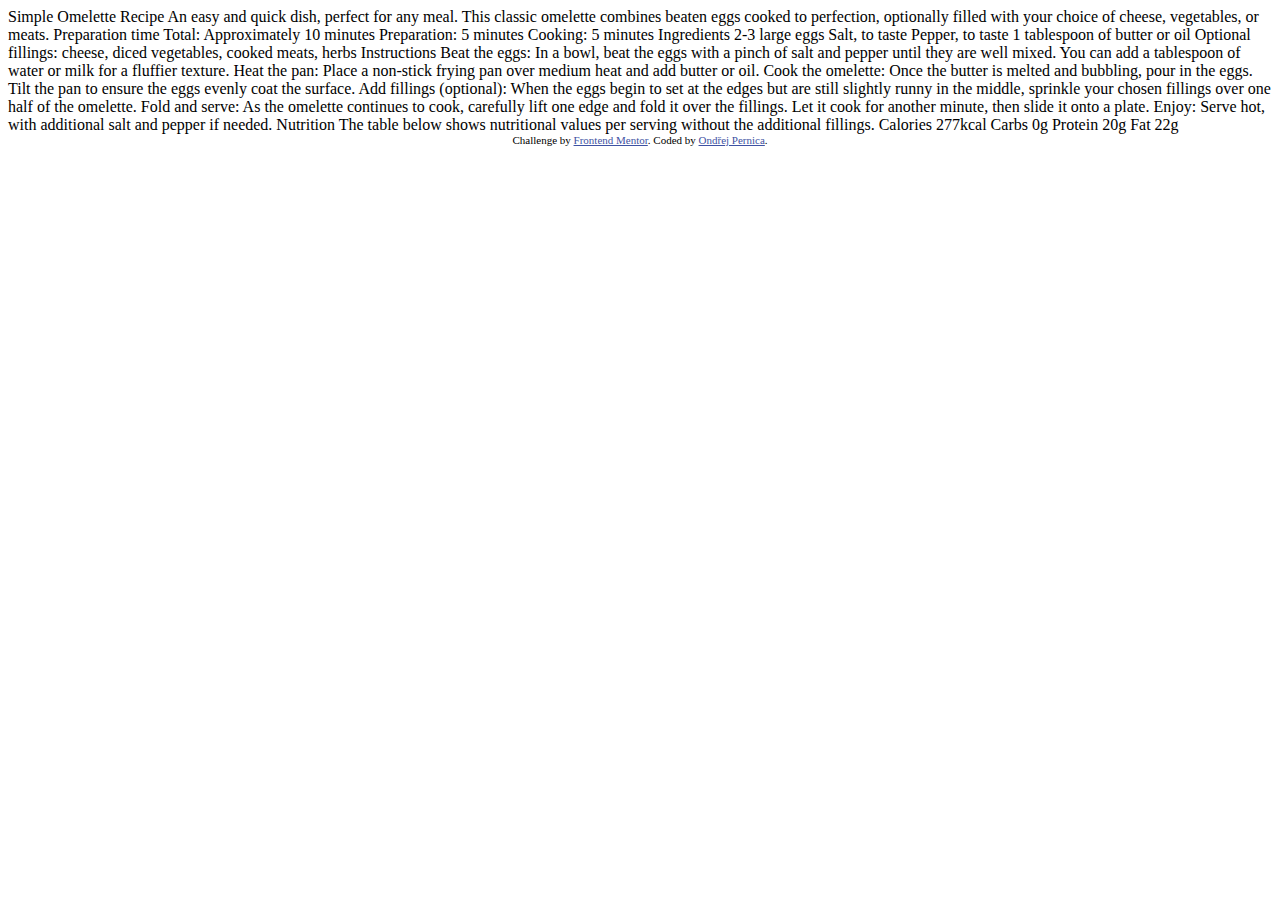
<file: recipe-page-main/index.html>
<!DOCTYPE html>
<html lang="en">
<head>
  <meta charset="UTF-8">
  <meta name="viewport" content="width=device-width, initial-scale=1.0"> <!-- displays site properly based on user's device -->

  <link rel="icon" type="image/png" sizes="32x32" href="./assets/images/favicon-32x32.png">
  
  <title>Frontend Mentor | Recipe page</title>

  <!-- Feel free to remove these styles or customise in your own stylesheet 👍 -->
  <style>
    .attribution { font-size: 11px; text-align: center; }
    .attribution a { color: hsl(228, 45%, 44%); }
  </style>
</head>
<body>

  Simple Omelette Recipe

  An easy and quick dish, perfect for any meal. This classic omelette combines beaten eggs cooked 
  to perfection, optionally filled with your choice of cheese, vegetables, or meats.

  Preparation time

  Total: Approximately 10 minutes
  Preparation: 5 minutes
  Cooking: 5 minutes

  Ingredients

  2-3 large eggs
  Salt, to taste
  Pepper, to taste
  1 tablespoon of butter or oil
  Optional fillings: cheese, diced vegetables, cooked meats, herbs

  Instructions

  Beat the eggs: In a bowl, beat the eggs with a pinch of salt and pepper until they are well mixed. 
  You can add a tablespoon of water or milk for a fluffier texture.

  Heat the pan: Place a non-stick frying pan over medium heat and add butter or oil.

  Cook the omelette: Once the butter is melted and bubbling, pour in the eggs. Tilt the pan to ensure 
  the eggs evenly coat the surface.

  Add fillings (optional): When the eggs begin to set at the edges but are still slightly runny in the 
  middle, sprinkle your chosen fillings over one half of the omelette.

  Fold and serve: As the omelette continues to cook, carefully lift one edge and fold it over the 
  fillings. Let it cook for another minute, then slide it onto a plate.

  Enjoy: Serve hot, with additional salt and pepper if needed.

  Nutrition

  The table below shows nutritional values per serving without the additional fillings.

  Calories
  277kcal

  Carbs
  0g

  Protein
  20g

  Fat
  22g
  
  <div class="attribution">
    Challenge by <a href="https://www.frontendmentor.io?ref=challenge" target="_blank">Frontend Mentor</a>. 
    Coded by <a href="#">Ondřej Pernica</a>.
  </div>
</body>
</html>
</file>
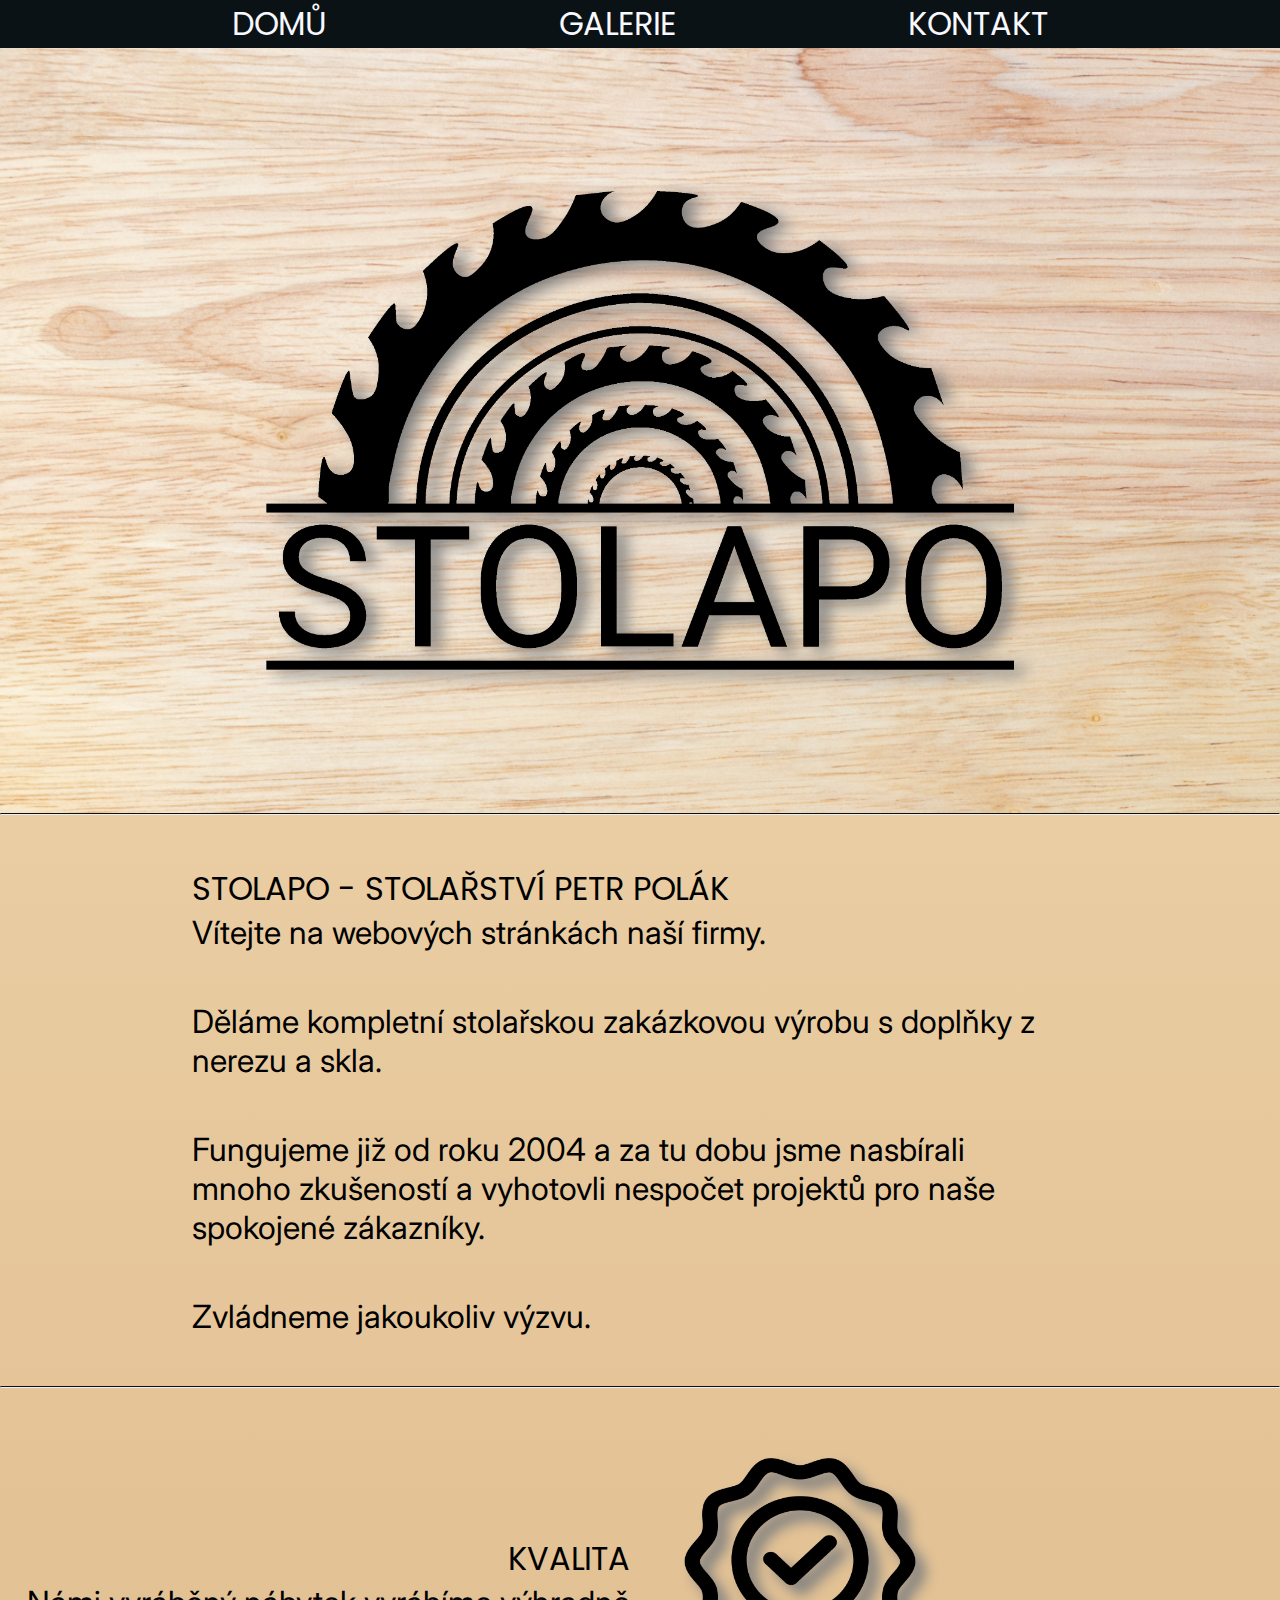
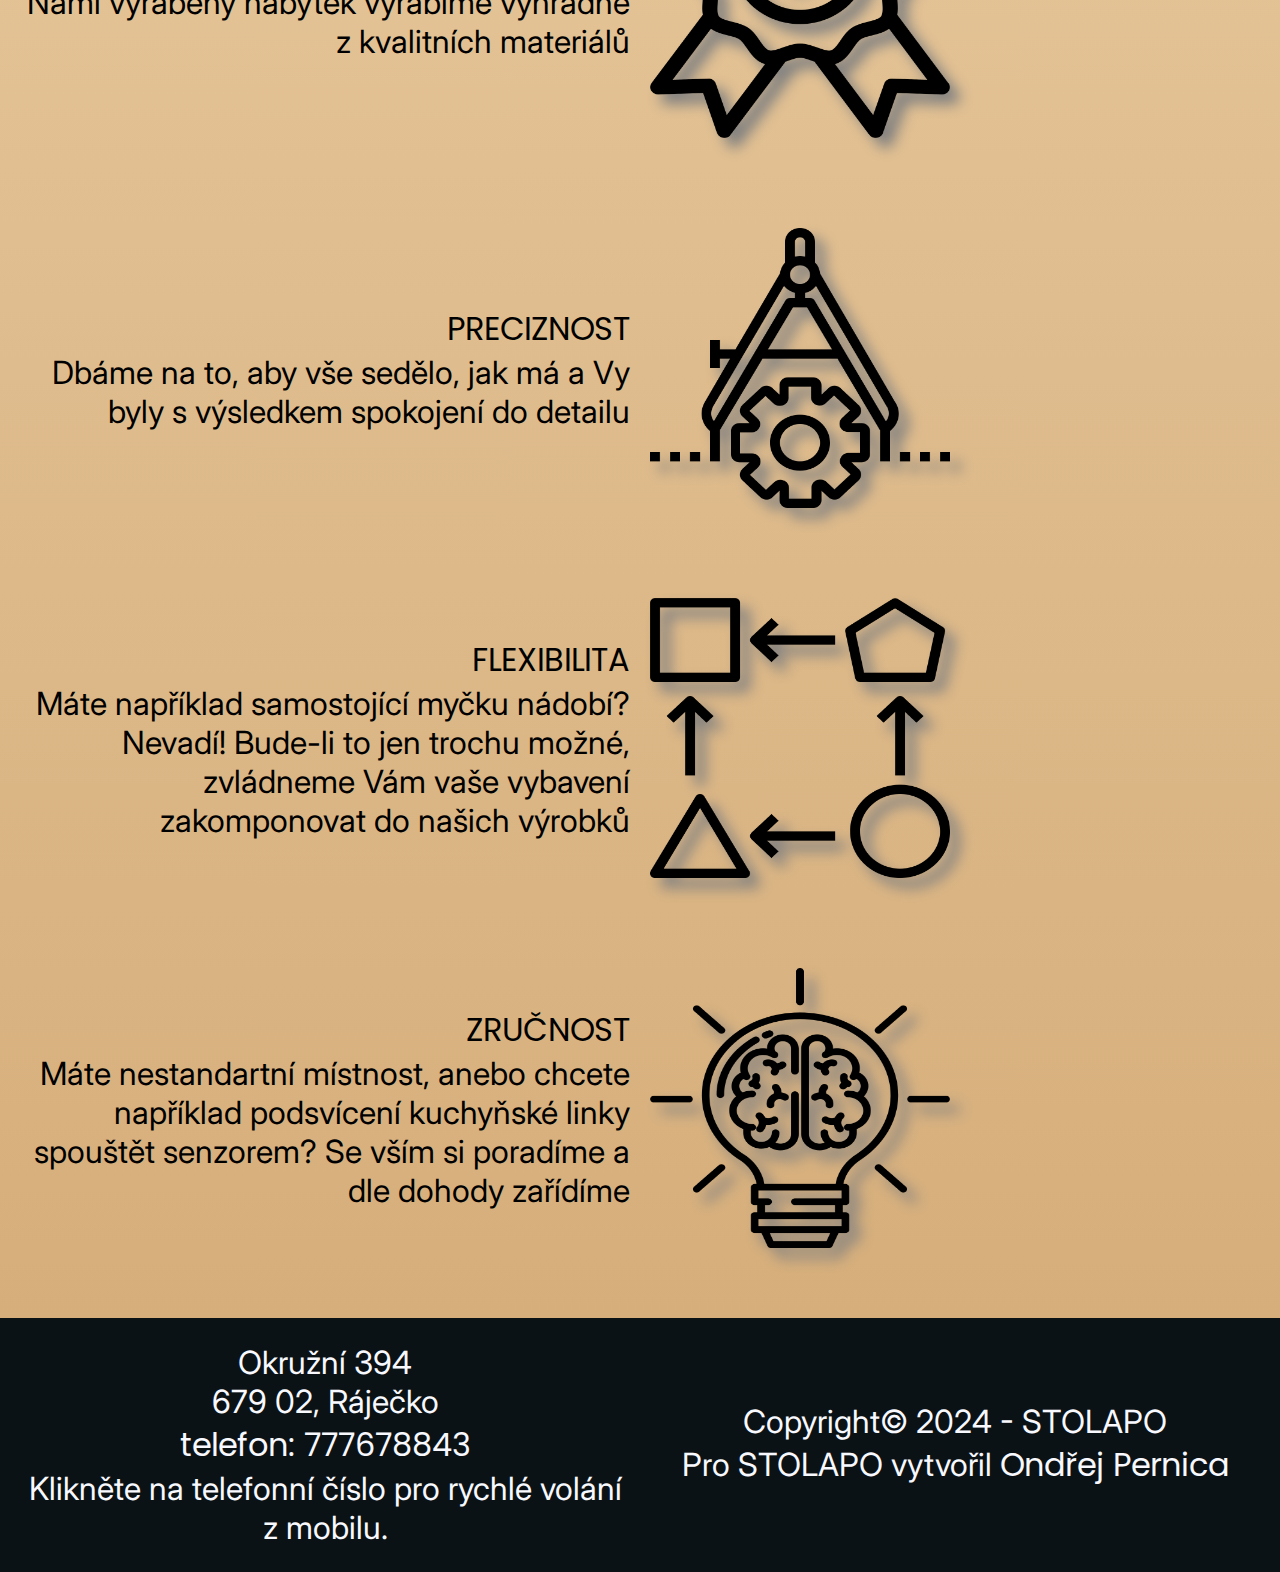
<file: stolapo/index.html>
<!DOCTYPE html>

<html lang="cs">

<head>
    <meta charset="UTF-8">
    <meta name="viewport" content="width=device-width, initial-scale=1">
    <link rel="stylesheet" href="reset.css">
    <link rel="stylesheet" href="styles.css">
    <link href="https://fonts.googleapis.com/css2?family=Inter:wght@300&family=Poppins:wght@500&display=swap" rel="stylesheet">
    <link href="https://fonts.googleapis.com/css2?family=Poppins:wght@500&display=swap" rel="stylesheet">
    <title>Stolapo - Stolařská zakázková výroba Ráječko</title>
    <link rel="icon" type="image/x-icon" href="images/favicon.ico">
    <link rel="canonical" href="https://www.stolapo.cz" />
</head>

<body>
    <nav>
        <a href="index.html">DOMŮ</a>
        <a href="galerie.html">GALERIE</a>
        <a href="#kontakt" onclick="smoothScroll()">KONTAKT</a>
    </nav>

    <div class="hero-image">
        <img class="logo" src="images/stolapo-logo-new.png" alt="Stolapo logo">
    </div>

    <hr>

    <div class="pozadi">

        <div class="container-main">
            <main>
                <h1>STOLAPO - STOLAŘSTVÍ PETR POLÁK</h1>
                <p>Vítejte na webových stránkách naší firmy.</p>
                <p>Děláme kompletní stolařskou zakázkovou výrobu s doplňky z nerezu a skla.</p>
                <p>Fungujeme již od roku 2004 a za tu dobu jsme nasbírali mnoho zkušeností a vyhotovli nespočet projektů pro naše spokojené zákazníky.</p>
                <p>Zvládneme jakoukoliv výzvu.</p>
            </main>
        </div>

        <hr>

        <section>
            <div>
                <h2>KVALITA</h2>
                <p>Námi vyráběný nábytek vyrábíme výhradně z kvalitních materiálů</p>
            </div>
            <img src="images/kvalita.png" alt="Kvalita">
        </section>

        <section>
            <div>
                <h2>PRECIZNOST</h2>
                <p>Dbáme na to, aby vše sedělo, jak má a Vy byly s výsledkem spokojení do detailu</p>
            </div>
                <img src="images/preciznost.png" alt="Preciznost">
        </section>

        <section>
            <div>
                <h2>FLEXIBILITA</h2>
                <p>Máte například samostojící myčku nádobí? Nevadí! Bude-li to jen trochu možné, zvládneme Vám vaše vybavení zakomponovat do našich výrobků</p>
            </div>
            <img src="images/flexibilita.png" alt="Flexibilita">
        </section>

        <section>
            <div>
                <h2>ZRUČNOST</h2>
                <p>Máte nestandartní místnost, anebo chcete například podsvícení kuchyňské linky spouštět senzorem? Se vším si poradíme a dle dohody zařídíme</p>
            </div>
            <img src="images/zrucnost.png" alt="Zručnost">
        </section>
    </div>

    <footer id="kontakt">

            <div>
                <p>Okružní 394</p>
                <p>679 02, Ráječko</p>
                <p><a href="tel:777678843">telefon: 777678843</a></p>
                <p>Klikněte na telefonní číslo pro rychlé volání z mobilu.</p>
            </div>

            <div>
                <p>Copyright© 2024 - STOLAPO</p>
                <p>Pro STOLAPO vytvořil <a href="tel:735877907">Ondřej Pernica</a></p>
            </div>

    </footer>
 <script src="script.js"></script>
</body>

</html>
</file>
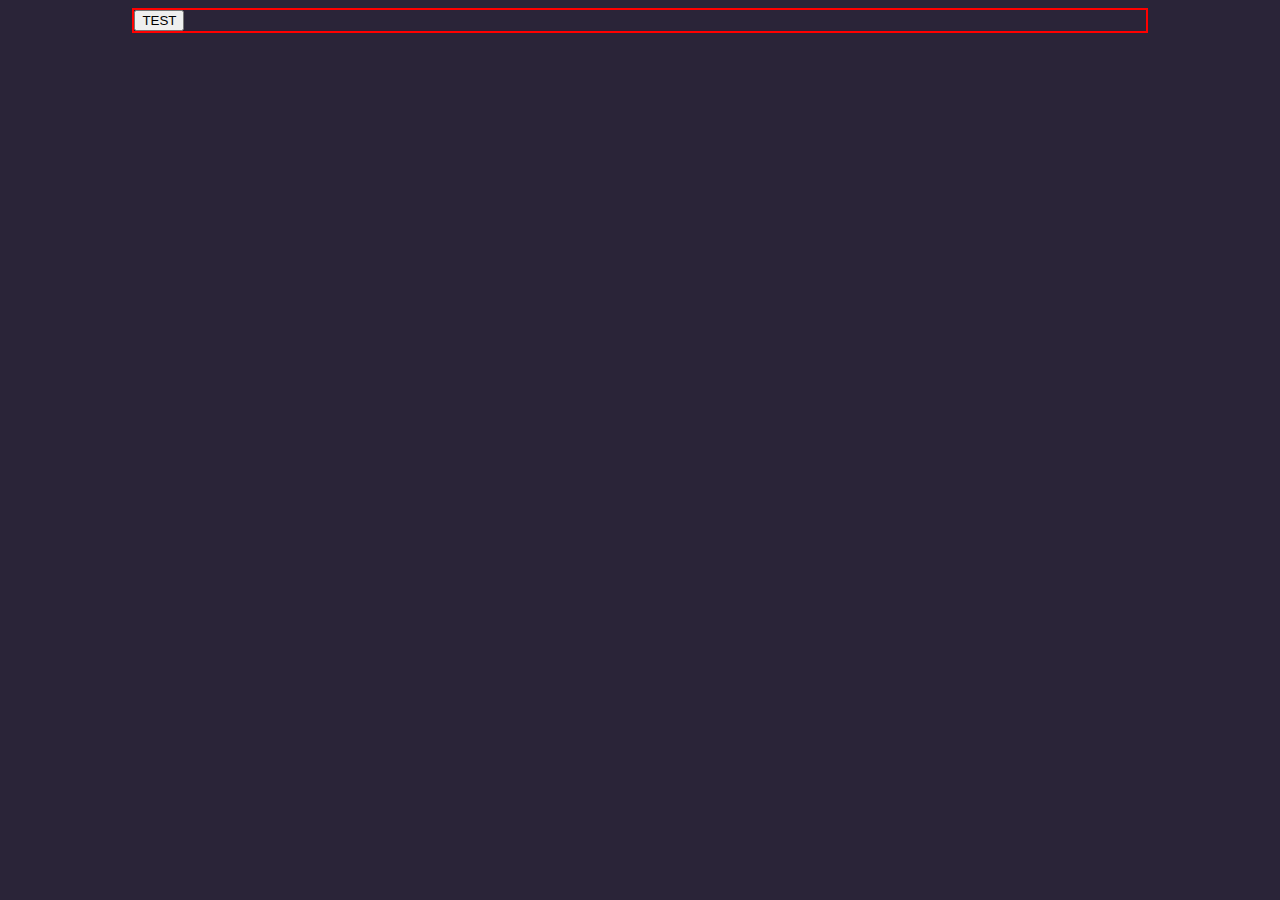
<file: buttons.html>
<!DOCTYPE html>
<html>
  <head>
    <meta charset="UTF-8">
    <meta name="viewport" content="width=device-width, initial-scale=1.0">
    <title>My Website</title>
    <link rel="stylesheet" href="./style.css">
    <link rel="icon" href="./favicon.ico" type="image/x-icon">
  </head>
  <body>
    <div class="container">
        <button class="button1">TEST</button>
    </div>


  </body>
</html>
</file>
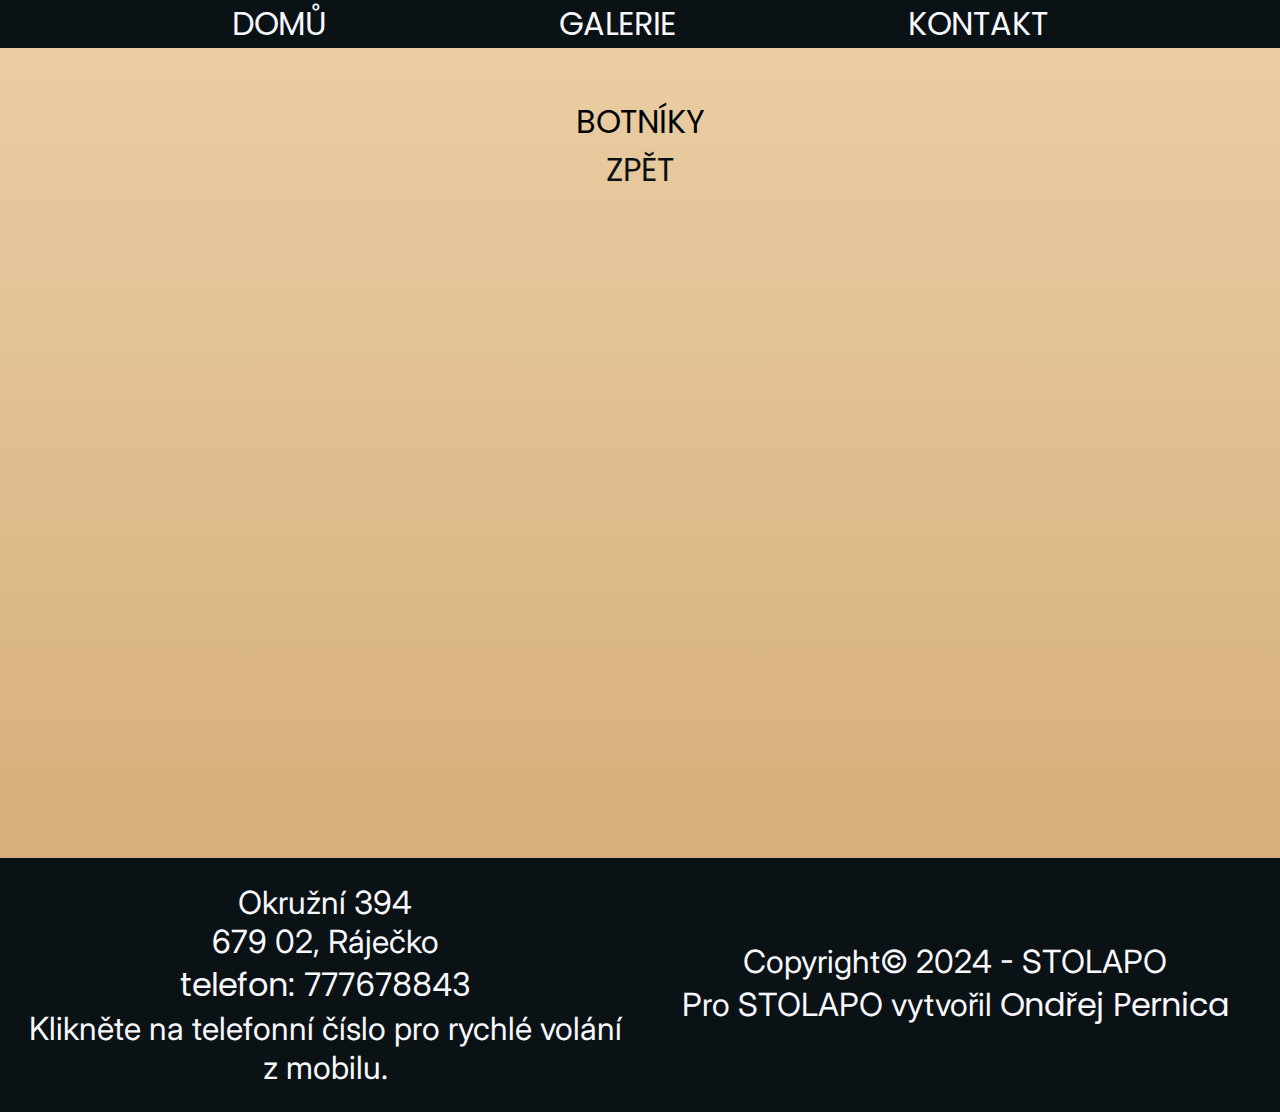
<file: stolapo/galerie-botniky.html>
<!DOCTYPE html>

<html lang="cs">

<head>
    <meta charset="UTF-8">
    <meta name="viewport" content="width=device-width, initial-scale=1">
    <link rel="stylesheet" href="reset.css">
    <link rel="stylesheet" href="styles.css">
    <link href="https://fonts.googleapis.com/css2?family=Inter:wght@300&family=Poppins:wght@500&display=swap" rel="stylesheet">
    <link href="https://fonts.googleapis.com/css2?family=Poppins:wght@500&display=swap" rel="stylesheet">
    <script>if(!window.picflow){window.picflow=!0;var s=document.createElement("script");s.src="https://picflow.com/embed/main.js";s.type='module';s.defer=true;document.head.appendChild(s);}</script>
    <title>Stolapo - galerie botníků</title>
    <link rel="icon" type="image/x-icon" href="images/favicon.ico">
</head>

<body>
    <header>
        <nav>
            <a href="index.html">DOMŮ</a>
            <a href="galerie.html">GALERIE</a>
            <a href="#kontakt" onclick="smoothScroll()">KONTAKT</a>
        </nav>
    </header>

    <div class="galerie">
        <h1>BOTNÍKY</h1>
        <a href="galerie.html">ZPĚT</a>
        <picflow-gallery id="gal_fdkrEUR6QaNbXxEL" lightbox="#000000E6" no-padding="true" no-background="true"></picflow-gallery>
    </div>

    <footer id="kontakt">
        <div>
            <p>Okružní 394</p>
            <p>679 02, Ráječko</p>
            <p><a href="tel:777678843">telefon: 777678843</a></p>
            <p>Klikněte na telefonní číslo pro rychlé volání z mobilu.</p>
        </div>
        <div>
            <p>Copyright© 2024 - STOLAPO</p>
            <p>Pro STOLAPO vytvořil <a href="tel:735877907">Ondřej Pernica</a></p>
        </div>
    </footer>
<script src="script.js"></script>
</body>

</html>
</file>
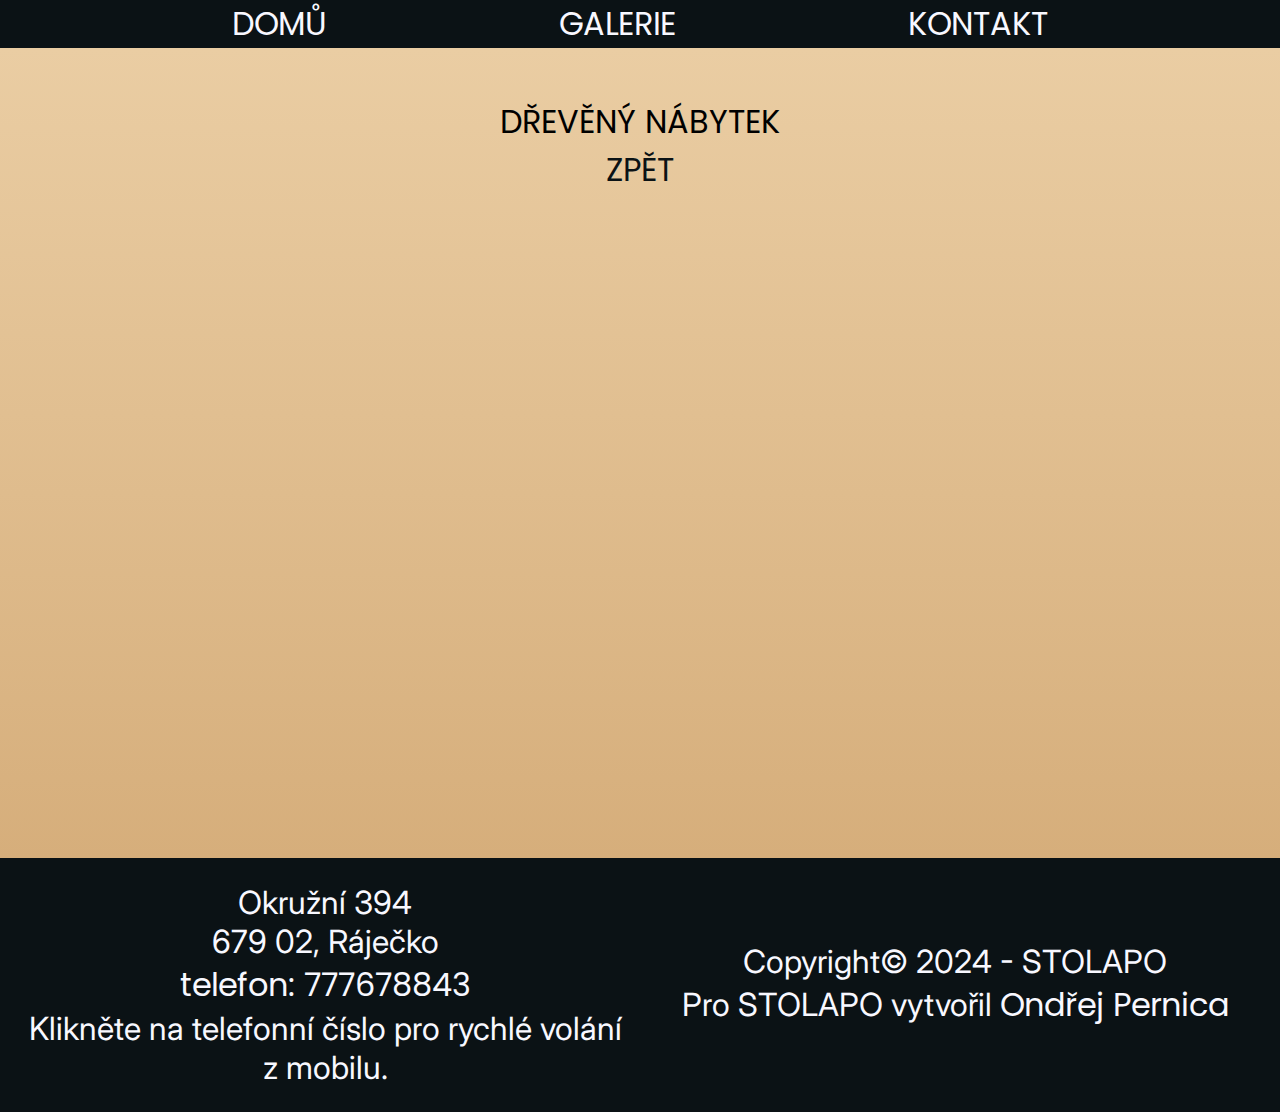
<file: stolapo/galerie-dreveny-nabytek.html>
<!DOCTYPE html>

<html lang="cs">

<head>
    <meta charset="UTF-8">
    <meta name="viewport" content="width=device-width, initial-scale=1">
    <link rel="stylesheet" href="reset.css">
    <link rel="stylesheet" href="styles.css">
    <link href="https://fonts.googleapis.com/css2?family=Inter:wght@300&family=Poppins:wght@500&display=swap" rel="stylesheet">
    <link href="https://fonts.googleapis.com/css2?family=Poppins:wght@500&display=swap" rel="stylesheet">
    <script>if(!window.picflow){window.picflow=!0;var s=document.createElement("script");s.src="https://picflow.com/embed/main.js";s.type='module';s.defer=true;document.head.appendChild(s);}</script>
    <title>Stolapo - galerie dřevěného nábytku</title>
    <link rel="icon" type="image/x-icon" href="images/favicon.ico">
</head>

<body>
    <header>
        <nav>
            <a href="index.html">DOMŮ</a>
            <a href="galerie.html">GALERIE</a>
            <a href="#kontakt" onclick="smoothScroll()">KONTAKT</a>
        </nav>
    </header>

    <div class="galerie">
        <h2>DŘEVĚNÝ NÁBYTEK</h2>
        <a href="galerie.html">ZPĚT</a>
        <picflow-gallery id="gal_lqjrLJ36Ympyv90u" lightbox="#000000E6" no-padding="true" no-background="true"></picflow-gallery>
    </div>

    <footer id="kontakt">
        <div>
            <p>Okružní 394</p>
            <p>679 02, Ráječko</p>
            <p><a href="tel:777678843">telefon: 777678843</a></p>
            <p>Klikněte na telefonní číslo pro rychlé volání z mobilu.</p>
        </div>
        <div>
            <p>Copyright© 2024 - STOLAPO</p>
            <p>Pro STOLAPO vytvořil <a href="tel:735877907">Ondřej Pernica</a></p>
        </div>
    </footer>
<script src="script.js"></script>
</body>

</html>
</file>
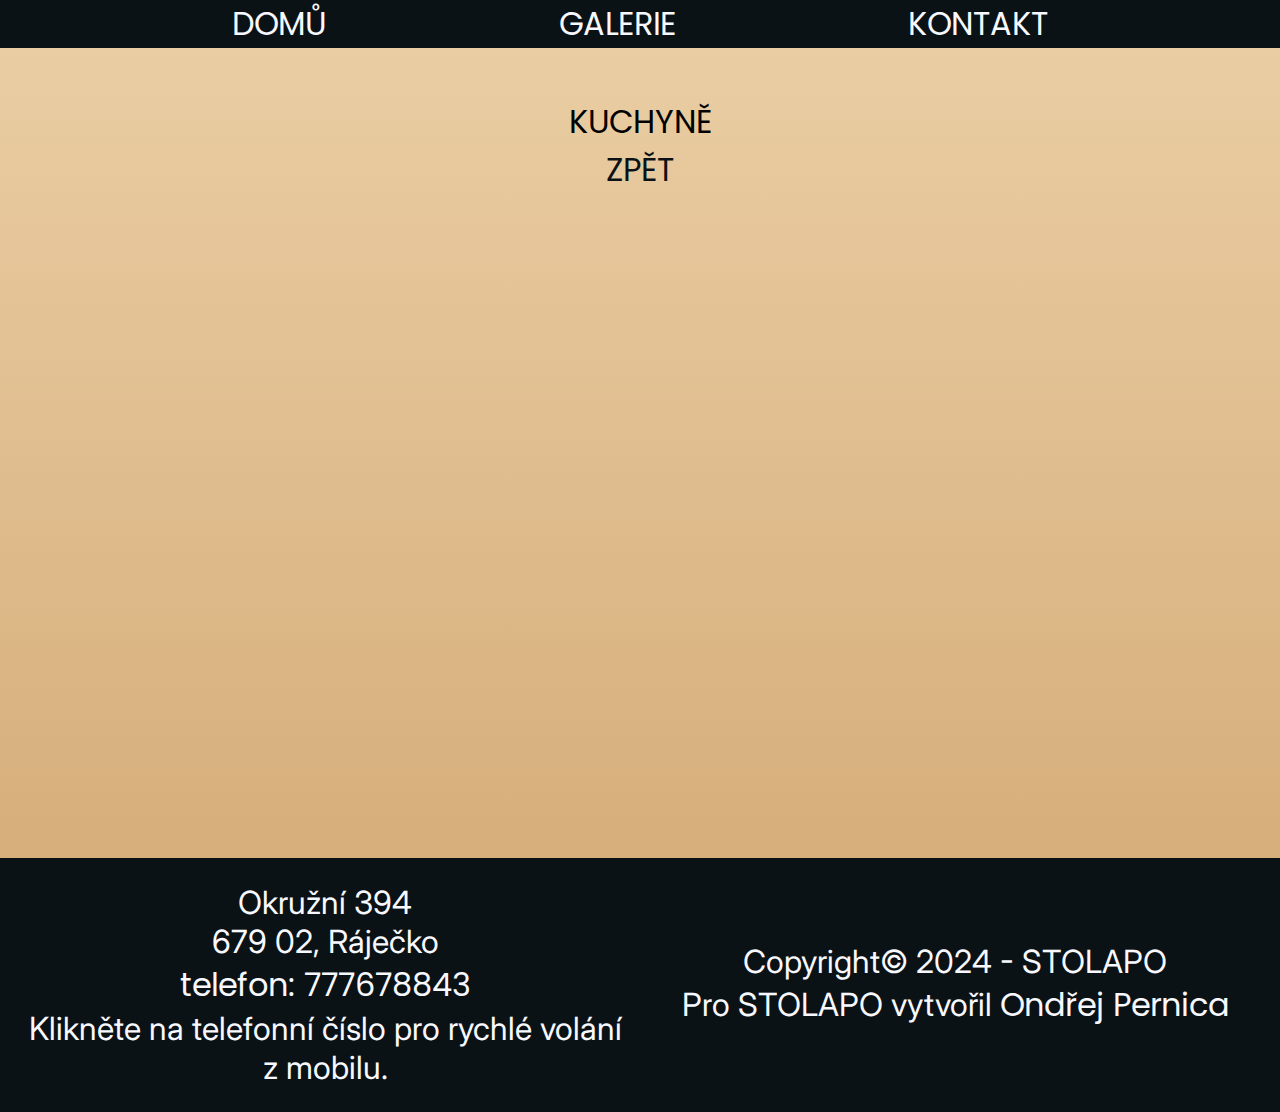
<file: stolapo/galerie-kuchyne.html>
<!DOCTYPE html>

<html lang="cs">

<head>
    <meta charset="UTF-8">
    <meta name="viewport" content="width=device-width, initial-scale=1">
    <link rel="stylesheet" href="reset.css">
    <link rel="stylesheet" href="styles.css">
    <link href="https://fonts.googleapis.com/css2?family=Inter:wght@300&family=Poppins:wght@500&display=swap" rel="stylesheet">
    <link href="https://fonts.googleapis.com/css2?family=Poppins:wght@500&display=swap" rel="stylesheet">
    <script>if(!window.picflow){window.picflow=!0;var s=document.createElement("script");s.src="https://picflow.com/embed/main.js";s.type='module';s.defer=true;document.head.appendChild(s);}</script>
    <title>Stolapo - galerie kuchyní</title>
    <link rel="icon" type="image/x-icon" href="images/favicon.ico">
</head>

<body>
    <header>
        <nav>
            <a href="index.html">DOMŮ</a>
            <a href="galerie.html">GALERIE</a>
            <a href="#kontakt" onclick="smoothScroll()">KONTAKT</a>
        </nav>
    </header>

    <div class="galerie">
        <h1>KUCHYNĚ</h1>
        <a href="galerie.html">ZPĚT</a>
        <picflow-gallery id="gal_zPCDsDCkl50DBNjh" lightbox="#000000E6" no-padding="true" no-background="true"></picflow-gallery>
    </div>

    <footer id="kontakt">
        <div>
            <p>Okružní 394</p>
            <p>679 02, Ráječko</p>
            <p><a href="tel:777678843">telefon: 777678843</a></p>
            <p>Klikněte na telefonní číslo pro rychlé volání z mobilu.</p>
        </div>
        <div>
            <p>Copyright© 2024 - STOLAPO</p>
            <p>Pro STOLAPO vytvořil <a href="tel:735877907">Ondřej Pernica</a></p>
        </div>
    </footer>
<script src="script.js"></script>
</body>

</html>
</file>
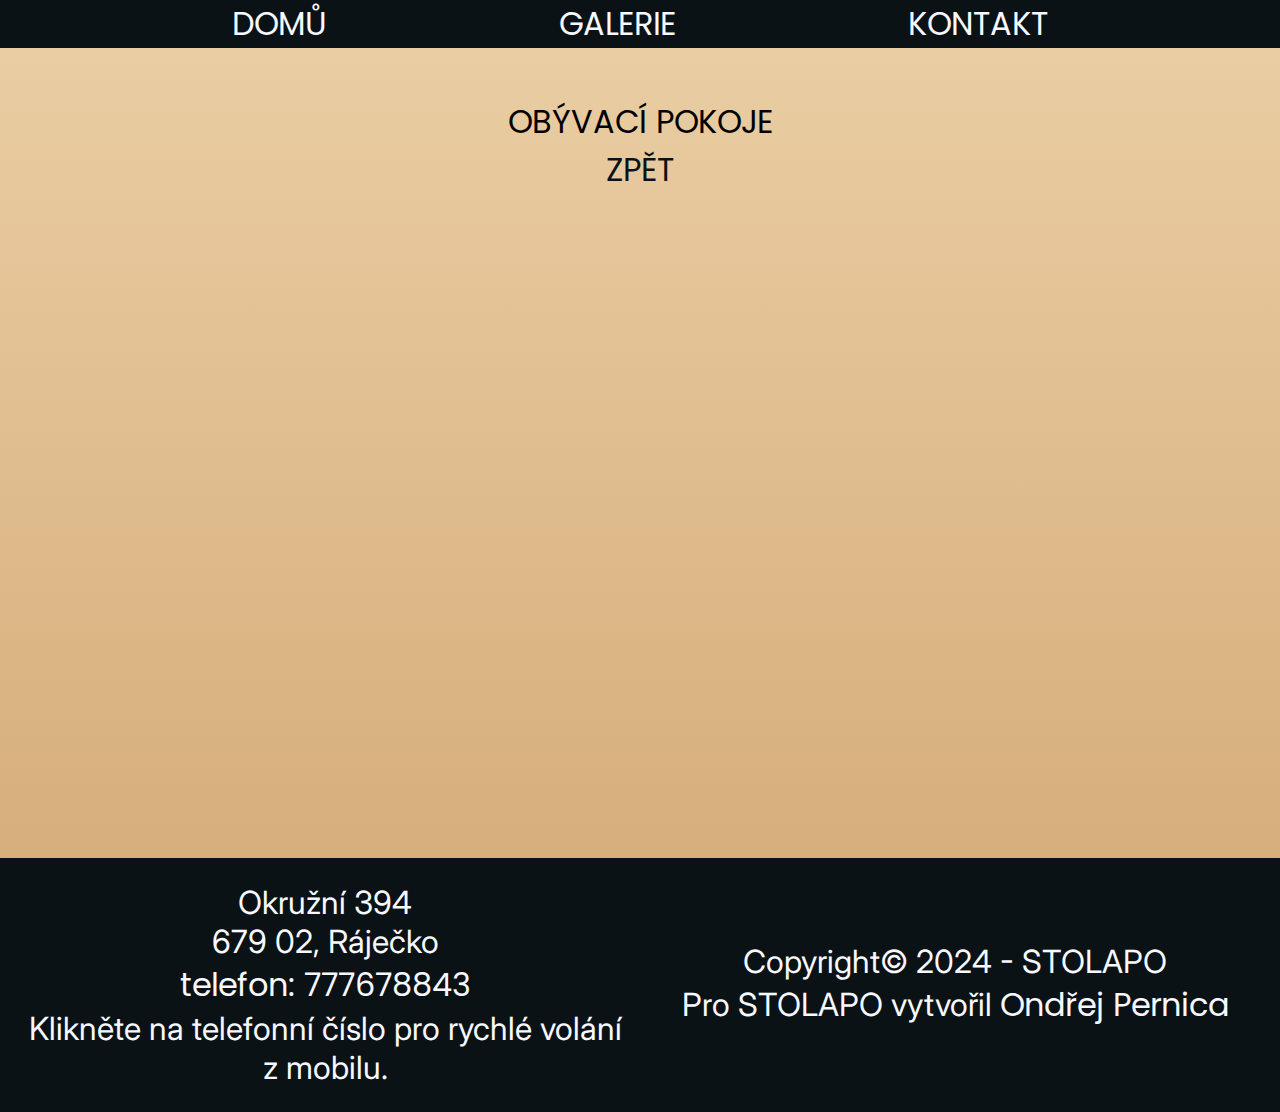
<file: stolapo/galerie-obyvaci-pokoje.html>
<!DOCTYPE html>

<html lang="cs">

<head>
    <meta charset="UTF-8">
    <meta name="viewport" content="width=device-width, initial-scale=1">
    <link rel="stylesheet" href="reset.css">
    <link rel="stylesheet" href="styles.css">
    <link href="https://fonts.googleapis.com/css2?family=Inter:wght@300&family=Poppins:wght@500&display=swap" rel="stylesheet">
    <link href="https://fonts.googleapis.com/css2?family=Poppins:wght@500&display=swap" rel="stylesheet">
    <script>if(!window.picflow){window.picflow=!0;var s=document.createElement("script");s.src="https://picflow.com/embed/main.js";s.type='module';s.defer=true;document.head.appendChild(s);}</script>
    <title>Stolapo - galerie obývacích pokojů</title>
    <link rel="icon" type="image/x-icon" href="images/favicon.ico">
</head>

<body>
    <header>
        <nav>
            <a href="index.html">DOMŮ</a>
            <a href="galerie.html">GALERIE</a>
            <a href="#kontakt" onclick="smoothScroll()">KONTAKT</a>
        </nav>
    </header>

    <div class="galerie">
        <h1>OBÝVACÍ POKOJE</h1>
        <a href="galerie.html">ZPĚT</a>
        <picflow-gallery id="gal_7oiaENCUviIpdAgl" lightbox="#000000E6" no-padding="true" no-background="true"></picflow-gallery>
    </div>

    <footer id="kontakt">
        <div>
            <p>Okružní 394</p>
            <p>679 02, Ráječko</p>
            <p><a href="tel:777678843">telefon: 777678843</a></p>
            <p>Klikněte na telefonní číslo pro rychlé volání z mobilu.</p>
        </div>
        <div>
            <p>Copyright© 2024 - STOLAPO</p>
            <p>Pro STOLAPO vytvořil <a href="tel:735877907">Ondřej Pernica</a></p>
        </div>
    </footer>
<script src="script.js"></script>
</body>

</html>
</file>
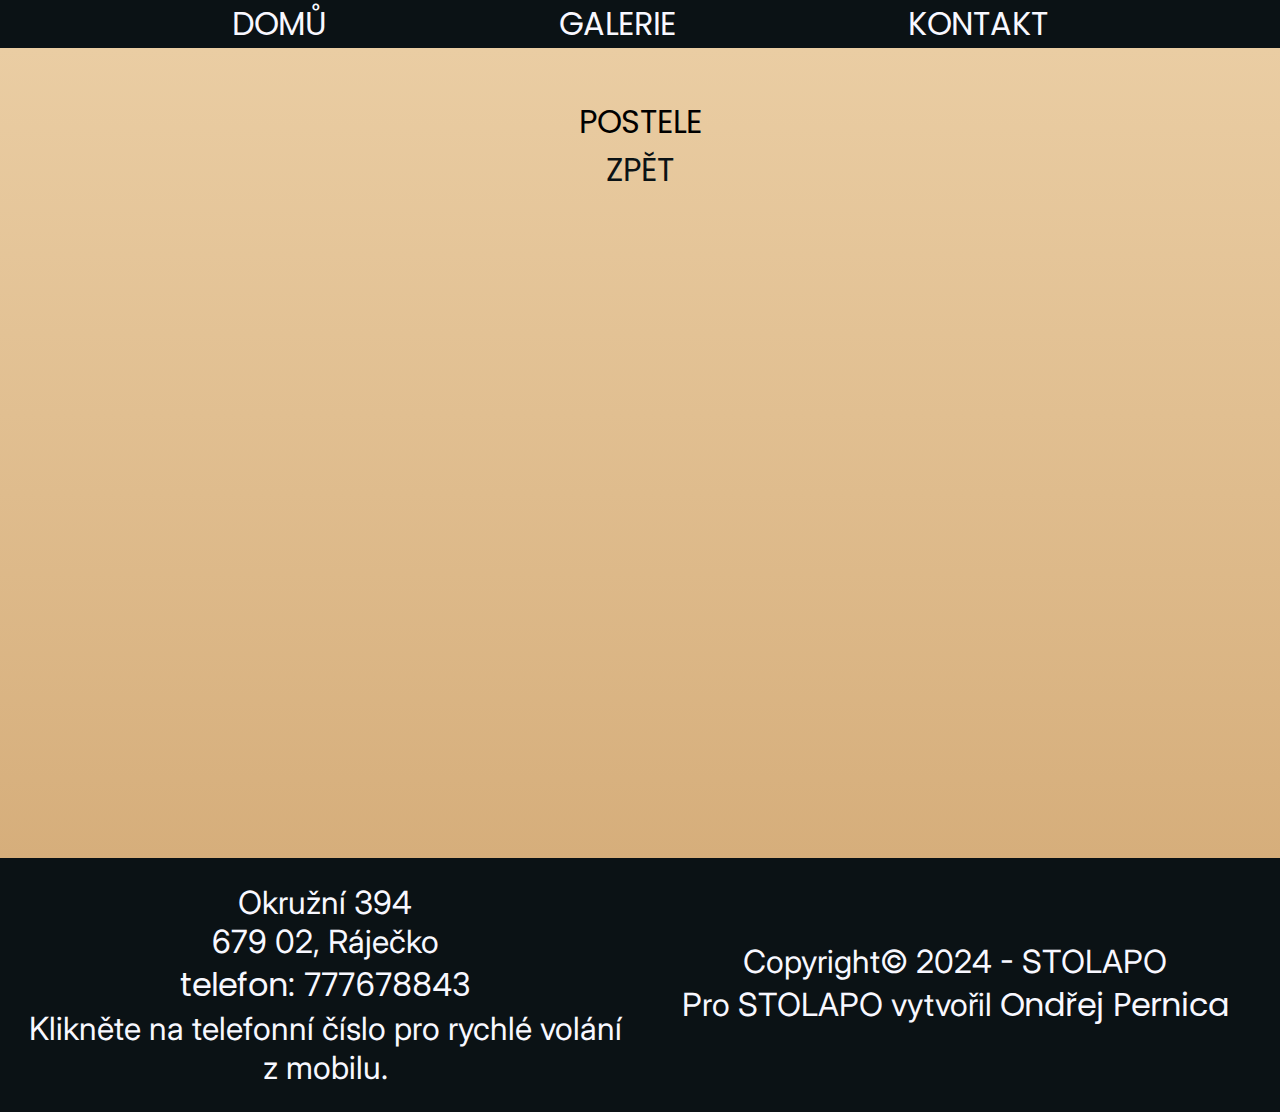
<file: stolapo/galerie-postele.html>
<!DOCTYPE html>

<html lang="cs">

<head>
    <meta charset="UTF-8">
    <meta name="viewport" content="width=device-width, initial-scale=1">
    <link rel="stylesheet" href="reset.css">
    <link rel="stylesheet" href="styles.css">
    <link href="https://fonts.googleapis.com/css2?family=Inter:wght@300&family=Poppins:wght@500&display=swap" rel="stylesheet">
    <link href="https://fonts.googleapis.com/css2?family=Poppins:wght@500&display=swap" rel="stylesheet">
    <script>if(!window.picflow){window.picflow=!0;var s=document.createElement("script");s.src="https://picflow.com/embed/main.js";s.type='module';s.defer=true;document.head.appendChild(s);}</script>
    <title>Stolapo - galerie postelí</title>
    <link rel="icon" type="image/x-icon" href="images/favicon.ico">
</head>

<body>
    <header>
        <nav>
            <a href="index.html">DOMŮ</a>
            <a href="galerie.html">GALERIE</a>
            <a href="#kontakt" onclick="smoothScroll()">KONTAKT</a>
        </nav>
    </header>

    <div class="galerie">
        <h1>POSTELE</h1>
        <a href="galerie.html">ZPĚT</a>
        <picflow-gallery id="gal_04WwbC9eRzBNGbqM" lightbox="#000000E6" no-padding="true" no-background="true"></picflow-gallery>
    </div>

    <footer id="kontakt">
        <div>
            <p>Okružní 394</p>
            <p>679 02, Ráječko</p>
            <p><a href="tel:777678843">telefon: 777678843</a></p>
            <p>Klikněte na telefonní číslo pro rychlé volání z mobilu.</p>
        </div>
        <div>
            <p>Copyright© 2024 - STOLAPO</p>
            <p>Pro STOLAPO vytvořil <a href="tel:735877907">Ondřej Pernica</a></p>
        </div>
    </footer>
<script src="script.js"></script>
</body>

</html>
</file>
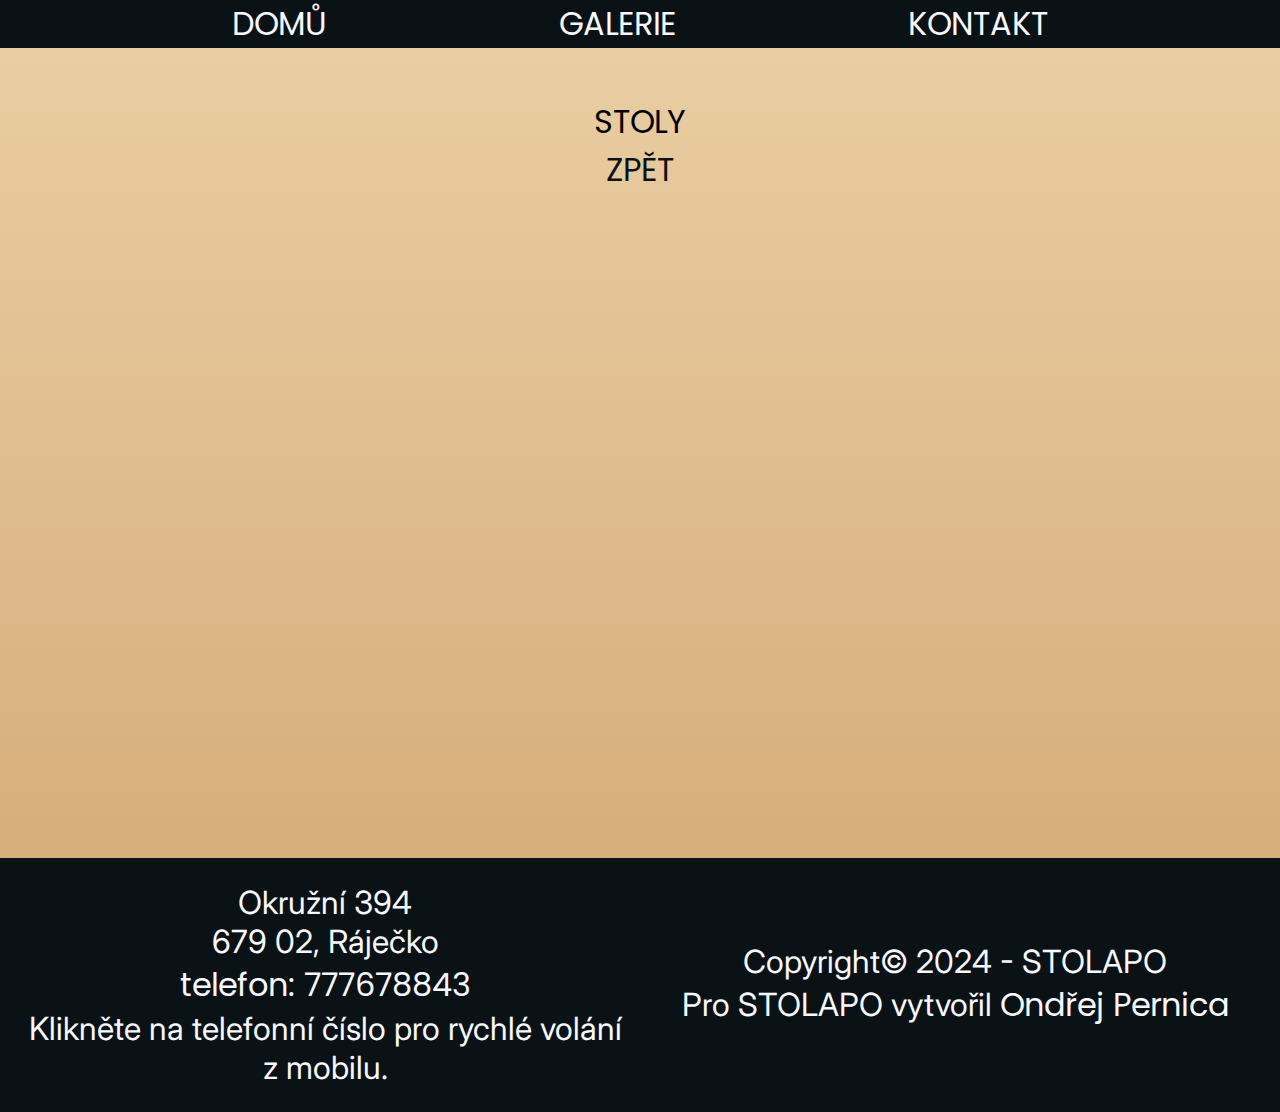
<file: stolapo/galerie-stoly.html>
<!DOCTYPE html>

<html lang="cs">

<head>
    <meta charset="UTF-8">
    <meta name="viewport" content="width=device-width, initial-scale=1">
    <link rel="stylesheet" href="reset.css">
    <link rel="stylesheet" href="styles.css">
    <link href="https://fonts.googleapis.com/css2?family=Inter:wght@300&family=Poppins:wght@500&display=swap" rel="stylesheet">
    <link href="https://fonts.googleapis.com/css2?family=Poppins:wght@500&display=swap" rel="stylesheet">
    <script>if(!window.picflow){window.picflow=!0;var s=document.createElement("script");s.src="https://picflow.com/embed/main.js";s.type='module';s.defer=true;document.head.appendChild(s);}</script>
    <title>Stolapo - galerie stolů</title>
    <link rel="icon" type="image/x-icon" href="images/favicon.ico">
</head>

<body>
    <header>
        <nav>
            <a href="index.html">DOMŮ</a>
            <a href="galerie.html">GALERIE</a>
            <a href="#kontakt" onclick="smoothScroll()">KONTAKT</a>
        </nav>
    </header>

    <div class="galerie">
        <h1>STOLY</h1>
        <a href="galerie.html">ZPĚT</a>
        <picflow-gallery id="gal_U4VglNQvoRefdmiD" lightbox="#000000E6" no-padding="true" no-background="true"></picflow-gallery>
    </div>

    <footer id="kontakt">
        <div>
            <p>Okružní 394</p>
            <p>679 02, Ráječko</p>
            <p><a href="tel:777678843">telefon: 777678843</a></p>
            <p>Klikněte na telefonní číslo pro rychlé volání z mobilu.</p>
        </div>
        <div>
            <p>Copyright© 2024 - STOLAPO</p>
            <p>Pro STOLAPO vytvořil <a href="tel:735877907">Ondřej Pernica</a></p>
        </div>
    </footer>
<script src="script.js"></script>
</body>

</html>
</file>
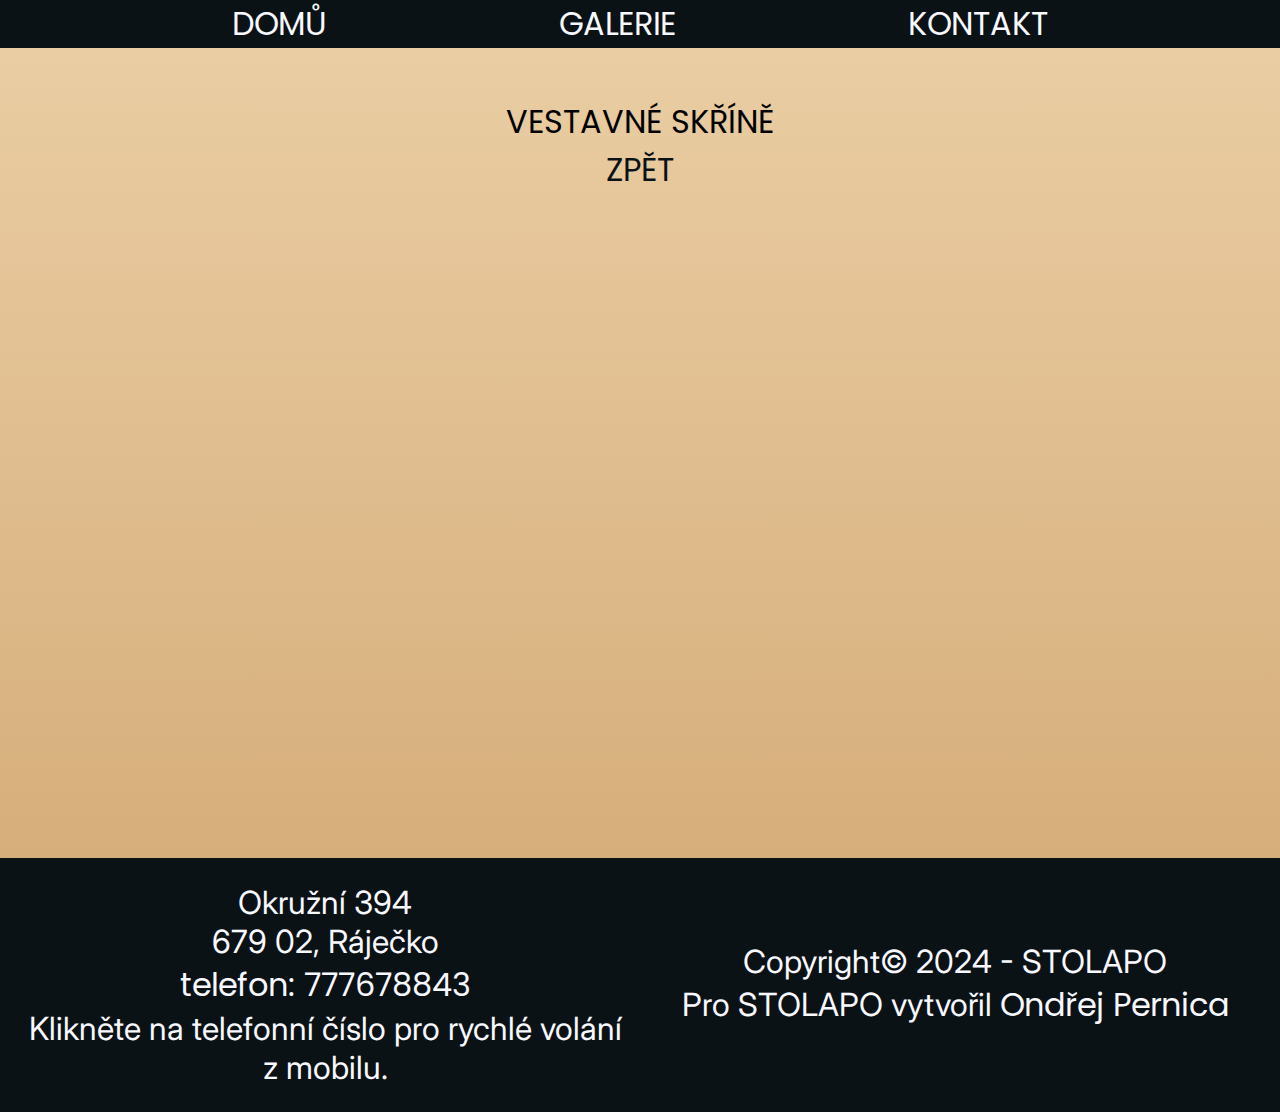
<file: stolapo/galerie-vestavne-skrine.html>
<!DOCTYPE html>

<html lang="cs">

<head>
    <meta charset="UTF-8">
    <meta name="viewport" content="width=device-width, initial-scale=1">
    <link rel="stylesheet" href="reset.css">
    <link rel="stylesheet" href="styles.css">
    <link href="https://fonts.googleapis.com/css2?family=Inter:wght@300&family=Poppins:wght@500&display=swap" rel="stylesheet">
    <link href="https://fonts.googleapis.com/css2?family=Poppins:wght@500&display=swap" rel="stylesheet">
    <script>if(!window.picflow){window.picflow=!0;var s=document.createElement("script");s.src="https://picflow.com/embed/main.js";s.type='module';s.defer=true;document.head.appendChild(s);}</script>
    <title>Stolapo - galerie vestavných skříní</title>
    <link rel="icon" type="image/x-icon" href="images/favicon.ico">
</head>

<body>
    <header>
        <nav>
            <a href="index.html">DOMŮ</a>
            <a href="galerie.html">GALERIE</a>
            <a href="#kontakt" onclick="smoothScroll()">KONTAKT</a>
        </nav>
    </header>

    <div class="galerie">
        <h1>VESTAVNÉ SKŘÍNĚ</h1>
        <a href="galerie.html">ZPĚT</a>
        <picflow-gallery id="gal_39XjPEMeu3P26cDW" lightbox="#000000E6" no-padding="true" no-background="true"></picflow-gallery>
    </div>

    <footer id="kontakt">
        <div>
            <p>Okružní 394</p>
            <p>679 02, Ráječko</p>
            <p><a href="tel:777678843">telefon: 777678843</a></p>
            <p>Klikněte na telefonní číslo pro rychlé volání z mobilu.</p>
        </div>
        <div>
            <p>Copyright© 2024 - STOLAPO</p>
            <p>Pro STOLAPO vytvořil <a href="tel:735877907">Ondřej Pernica</a></p>
        </div>
    </footer>
<script src="script.js"></script>
</body>

</html>
</file>
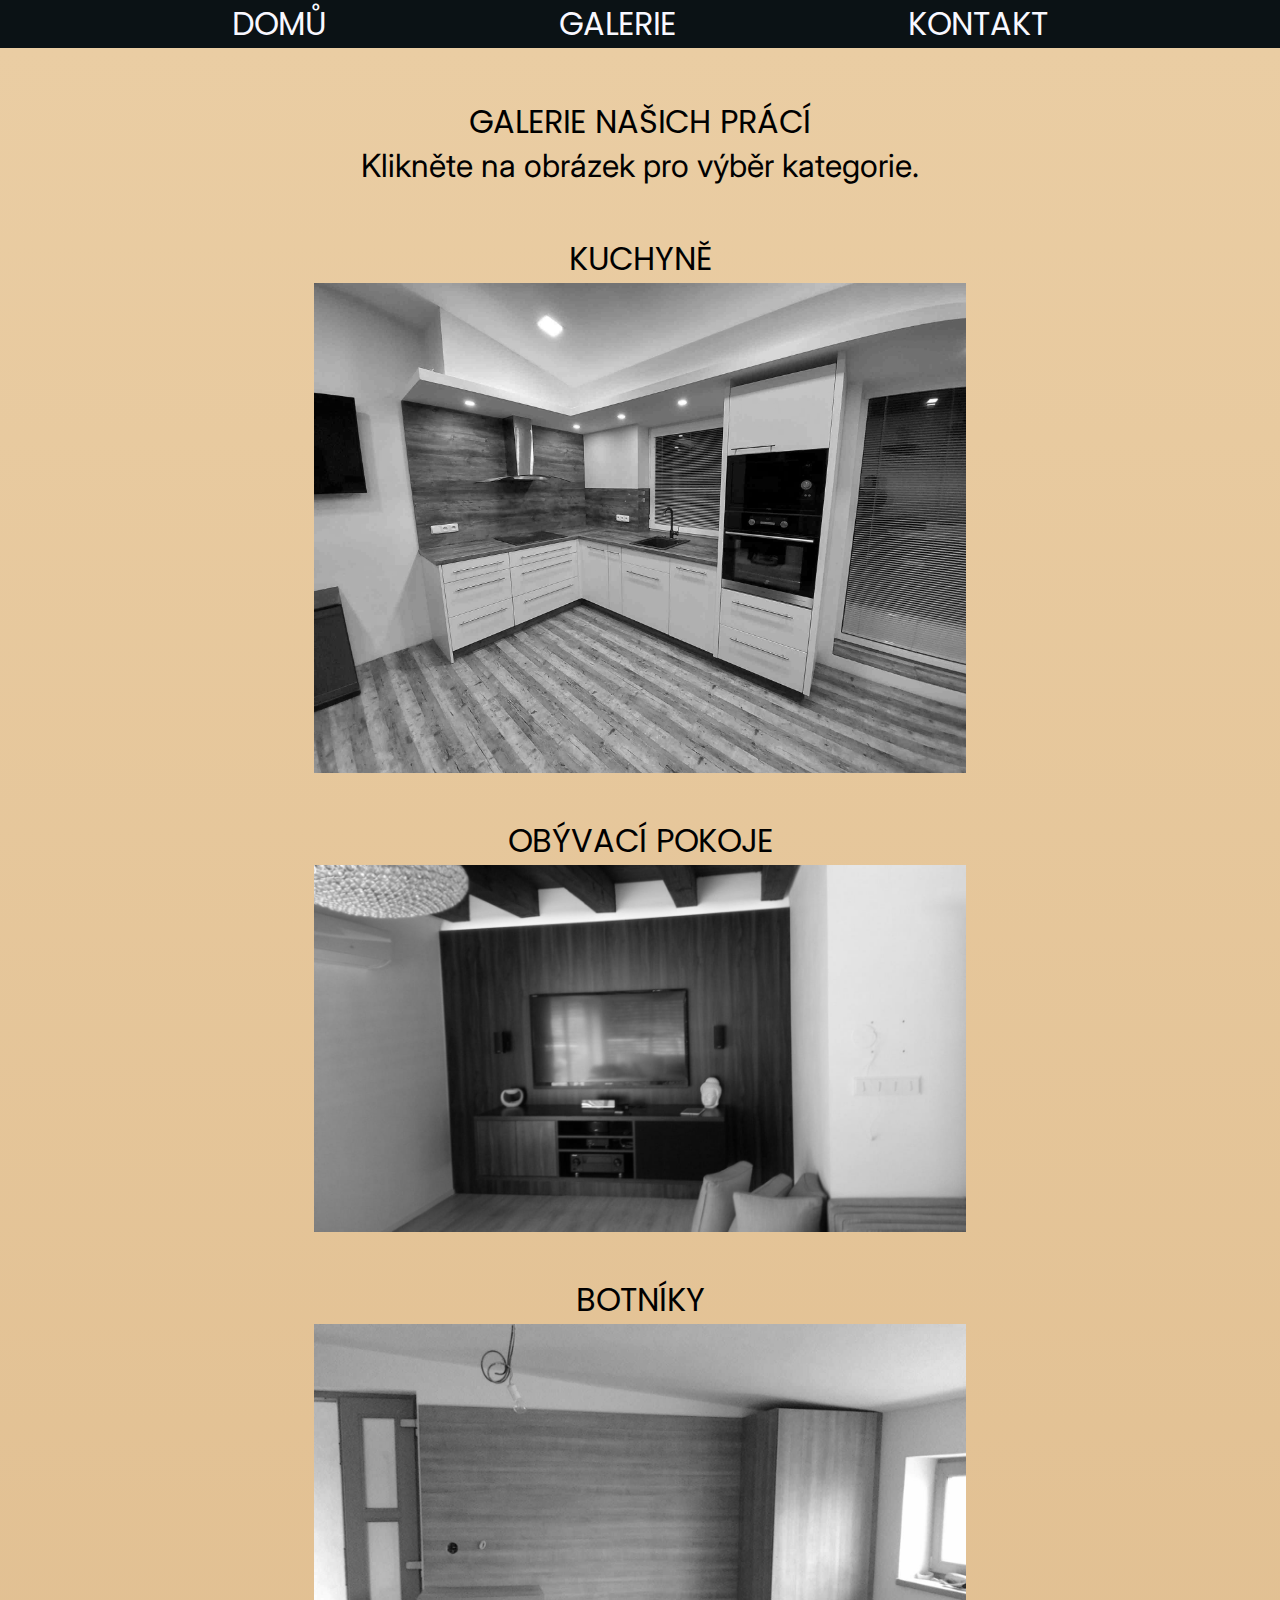
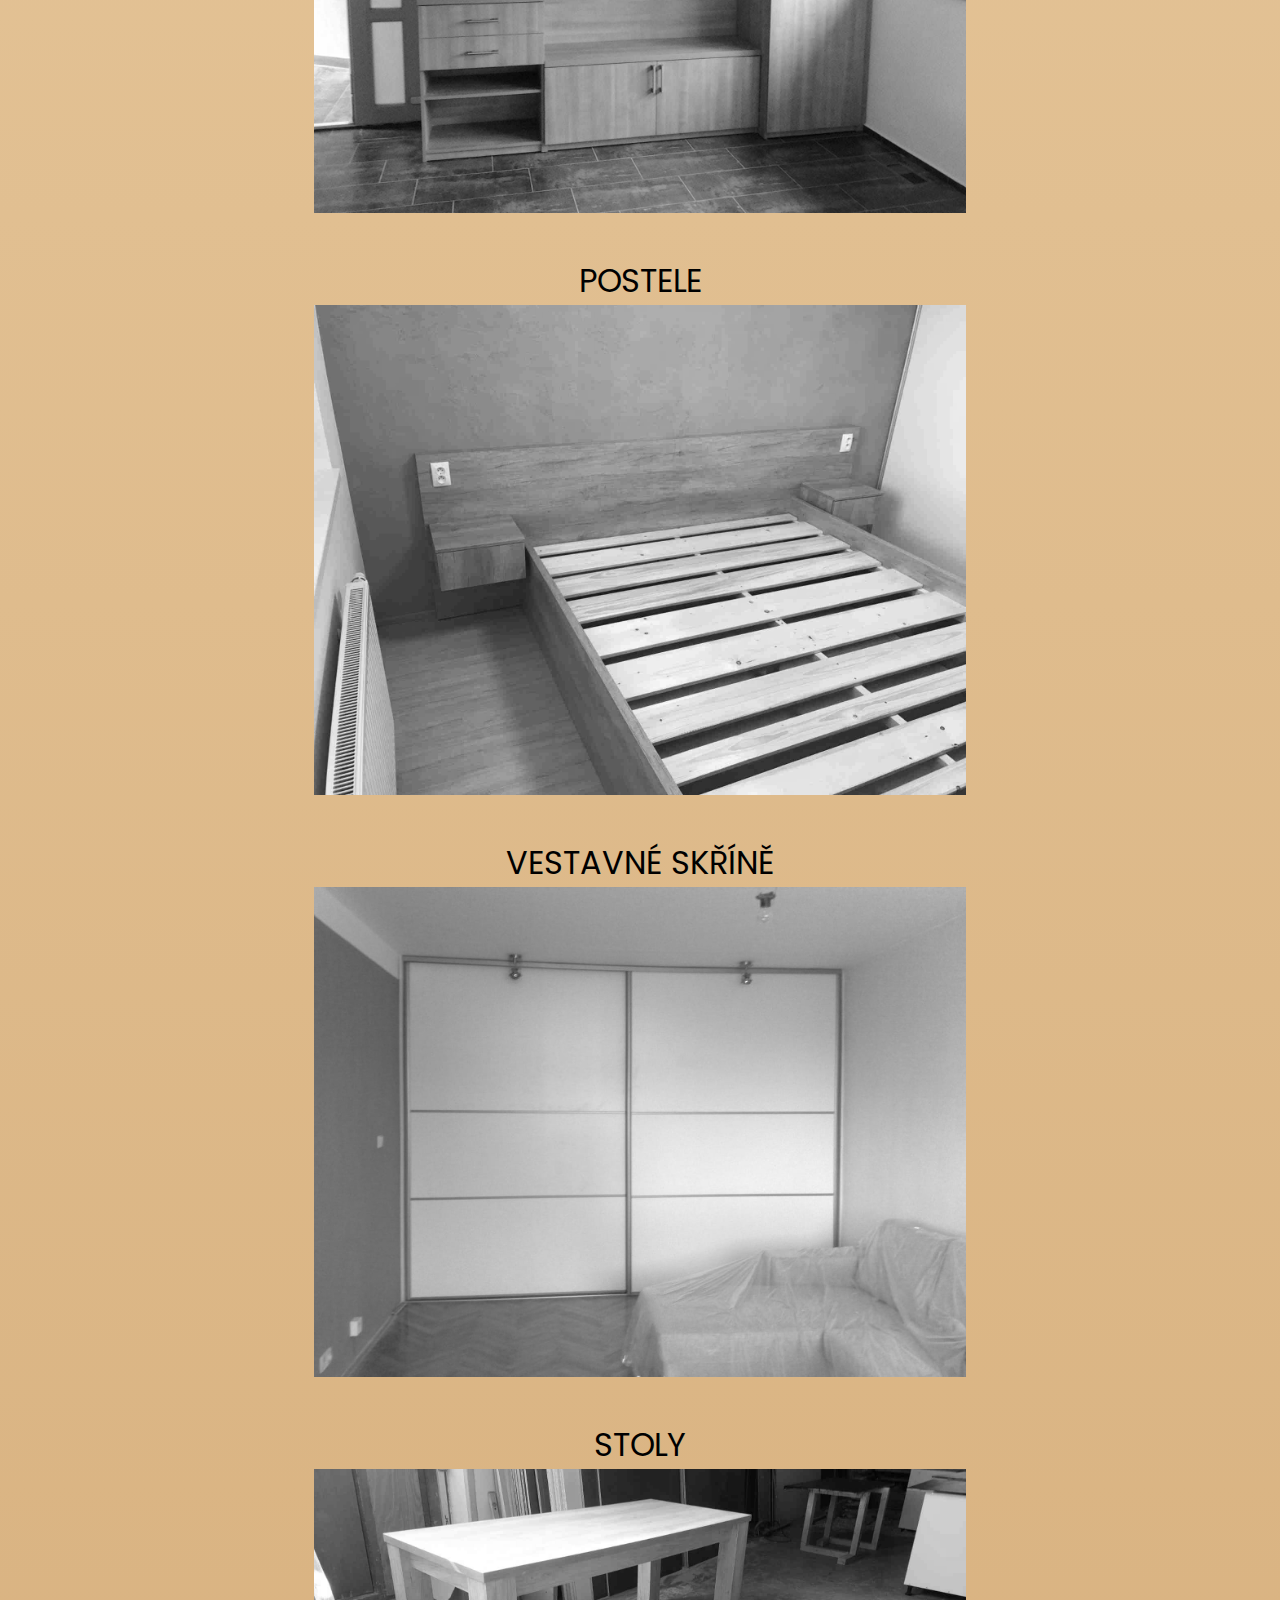
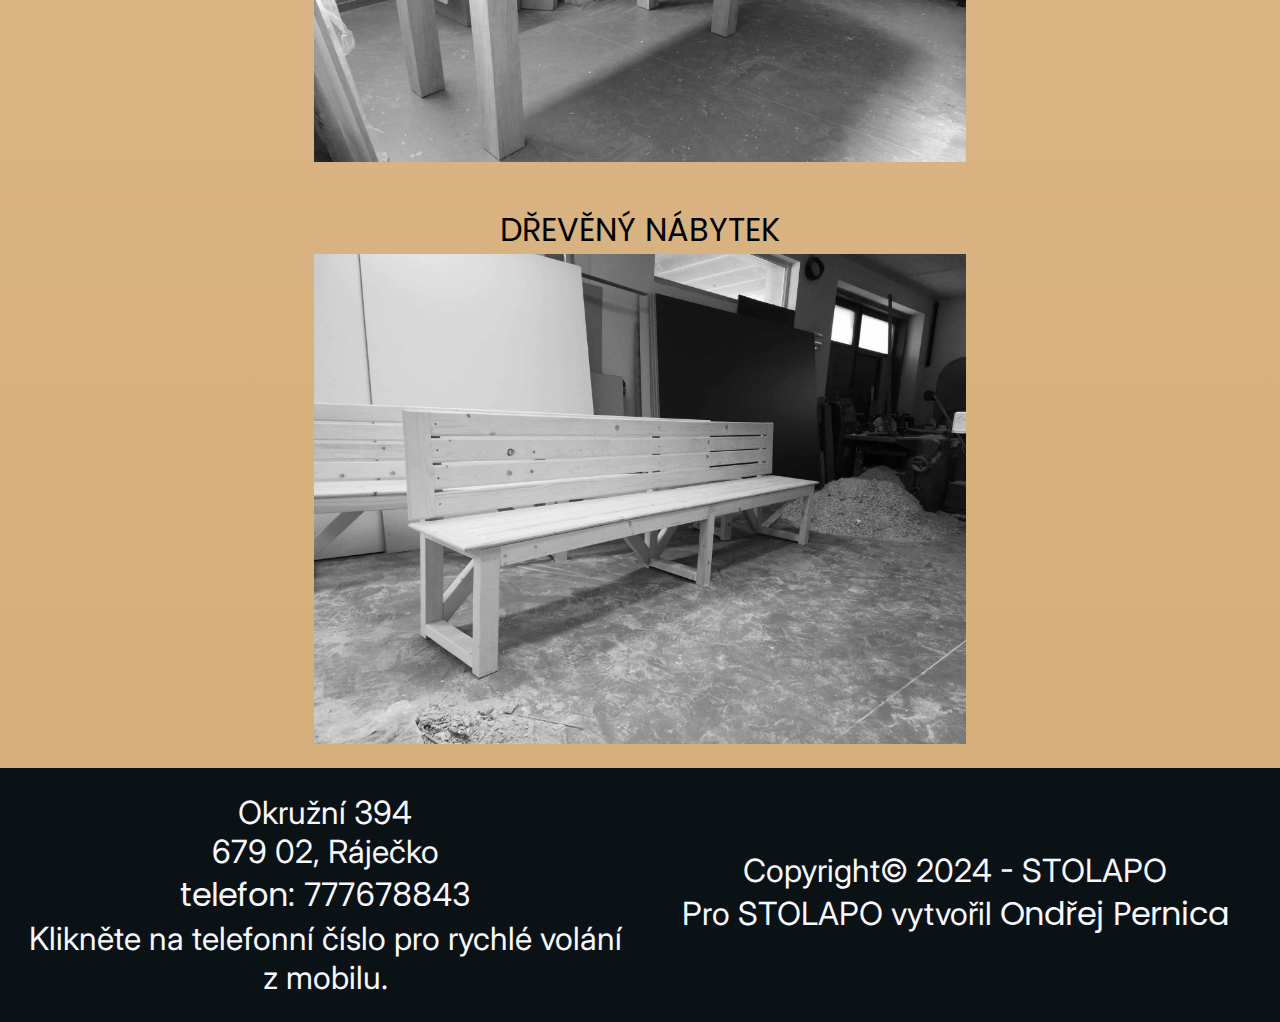
<file: stolapo/galerie.html>
<!DOCTYPE html>

<html lang="cs">

<head>
    <meta charset="UTF-8">
    <meta name="viewport" content="width=device-width, initial-scale=1">
    <link rel="stylesheet" href="reset.css">
    <link rel="stylesheet" href="styles.css">
    <link href="https://fonts.googleapis.com/css2?family=Inter:wght@300&family=Poppins:wght@500&display=swap" rel="stylesheet">
    <link href="https://fonts.googleapis.com/css2?family=Poppins:wght@500&display=swap" rel="stylesheet">
    <script>if(!window.picflow){window.picflow=!0;var s=document.createElement("script");s.src="https://picflow.com/embed/main.js";s.type='module';s.defer=true;document.head.appendChild(s);}</script>
    <title>Stolapo - galerie našich prací</title>
    <link rel="icon" type="image/x-icon" href="images/favicon.ico">
</head>

<body>
    <header>
        <nav>
            <a href="index.html">DOMŮ</a>
            <a href="galerie.html">GALERIE</a>
            <a href="#kontakt" onclick="smoothScroll()">KONTAKT</a>
        </nav>
    </header>

    <div class="pozadi">

        <div class="galerie-nadpis">
            <h1>GALERIE NAŠICH PRÁCÍ</h1>
            <P>Klikněte na obrázek pro výběr kategorie.</P>
        </div>

        <div class="galerie-container">

            <div class="galerie-item">         
                <h2>KUCHYNĚ</h2>   
                <a href="galerie-kuchyne.html">
                    
                    <img src="images/kuchynska-linka.jpg" alt="kuchyňská linka na míru">
                </a>
            </div>

            <div class="galerie-item">   
                <h2>OBÝVACÍ POKOJE</h2>    
                <a href="galerie-obyvaci-pokoje.html">
                    
                    <img src="images/obyvakova-stena.jpg" alt="obýváková stěna na míru">
                </a>
            </div>

            <div class="galerie-item">
                <h2>BOTNÍKY</h2>
                <a href="galerie-botniky.html">
                    
                    <img src="images/botnik.jpg" alt="botník na míru">
                </a>
            </div>

            <div class="galerie-item">
                <h2>POSTELE</h2>
                <a href="galerie-postele.html">
                    
                    <img src="images/postel.jpg" alt="postel na míru">
                </a>
            </div>

            <div class="galerie-item">        
                <h2>VESTAVNÉ SKŘÍNĚ</h2>    
                <a href="galerie-vestavne-skrine.html">
                    
                    <img src="images/vestavna-skrin.jpg" alt="vestavná skříň na míru">
                </a>
            </div>

            <div class="galerie-item">       
                <h2>STOLY</h2>    
                <a href="galerie-stoly.html">
                    
                    <img src="images/stul.jpg" alt="stůl na míru">
                </a>
            </div>

            <div class="galerie-item">      
                <h2>DŘEVĚNÝ NÁBYTEK</h2>     
                <a href="galerie-dreveny-nabytek.html">
                    
                    <img src="images/dreveny-nabytek.jpg" alt="dřevěný nábytek na míru">
                </a>
            </div>      

        </div>

    </div>

    <footer id="kontakt">

            <div>
                <p>Okružní 394</p>
                <p>679 02, Ráječko</p>
                <p><a href="tel:777678843">telefon: 777678843</a></p>
                <p>Klikněte na telefonní číslo pro rychlé volání z mobilu.</p>
            </div>

            <div>
                <p>Copyright© 2024 - STOLAPO</p>
                <p>Pro STOLAPO vytvořil <a href="tel:735877907">Ondřej Pernica</a></p>
            </div>

    </footer>
<script src="script.js"></script>
</body>

</html>
</file>
<file: stolapo/styles.css>
:root {
    --dark: #393e46;
    --white: #F8F8FF;
    --notblack: #0b1215;
    --gradientlight: #eacda3;
    --gradientdark: #d6ae7b;
    --shadow: grey;

    --ffheaders: "Poppins", sans-serif; 
    --ff: "Inter", sans-serif;
}


h1,h2 {
    font-family: var(--ffheaders);
    font-size: clamp(2rem, 2.5vw, 3rem);
}

p {
    font-family: var(--ff);
    font-size: clamp(2rem, 2.5vw, 3rem);
}

a {
    color: var(--white);
    text-decoration: none;
    font-family: var(--ffheaders);
}

hr {
    border-top: solid var(--notblack) 1px;
}


body {
    background-color: var(--white);
}

/* nav as grid ------------------------------------------------*/
/*
nav {
    display: grid;
    grid-template-columns: 1fr 1fr 1fr;
    background-color: var(--notblack);
    color: var(--white);
    min-height: 10vh;
    min-height: 10svh;
    position: sticky;
    top: 0;
    z-index: 1;
    align-content: center;
    text-align: center;
    justify-content: center;
}
    */

/* nav as flex -------------------------------------------------*/
nav {
    display: flex;
    background-color: var(--notblack);
    color: var(--white);
    min-height: 5vh;
    min-height: 5svh;
    position: sticky;
    top: 0;
    z-index: 1;
    text-align: center;
    justify-content: space-evenly;
    align-items: center;
}


nav a {
    font-size: clamp(1.0rem, 2.5vw, 4rem);
}

nav a:hover {
    background-color: var(--gradientdark);
    color: var(--notblack);
}

.hero-image {
    display: flex;
    background-image: url(images/header-background.png);
    background-size: cover;
    min-height: 85vh;
    min-height: 85svh;

}

.logo {
    padding: 10px;
    margin: auto;
    max-width: 60%;
    filter: drop-shadow(10px 5px 8px var(--shadow));
}

@media (max-width: 1100px) {
    .logo {
        max-width: 100%;
    }
}

.pozadi {
    background-image: linear-gradient(to top, var(--gradientdark), var(--gradientlight));
}

.container-main {
    display: flex;
    max-width: 70%;
    margin: auto;
    justify-content: center;
    padding-top: 50px;
}

@media (max-width: 1100px) {
    .container-main {
        max-width: 100%;
        padding: 50px 10px 0px 10px;
    }
}

.container-main p {
    padding-bottom: 50px;
}

section {
    display: grid;
    grid-template-columns: 1fr 1fr;
    margin-top: 50px;
}

@media (max-width: 600px) {
    section {
        grid-template-columns: 1fr;
    }
}

section div {
    align-content: center;
    padding: 0 10px 0 10px;
}

section:last-child {
    padding-bottom: 50px;
}
section div:nth-child(odd) {
    text-align: end;
}

@media (max-width: 600px) {
section div h2, section div p {
    text-align: start;
    }
}

section img {
    max-width: 50%;
    padding: 20px 10px;
    aspect-ratio: 1;
    filter: drop-shadow(10px 10px 7px var(--shadow));
    justify-self: left;
}

@media (max-width: 1100px) {
    section img {
        max-width: 100%;
        margin: auto;

    }
}

footer {
    min-height: 100px;
    background-color: var(--notblack);
    color: var(--white);
    padding: 25px 10px;
    text-align: center;
    align-items: center;
    display: grid;
    grid-template-columns: 1fr 1fr;
}

footer div p, footer div a {
font-size: clamp(1.2rem, 2.5vw, 4rem);

}

/* Styles for gallery -------------------------------------------*/

.galerie-nadpis {
    display: grid;
    text-align: center;
    padding: 50px 10px 30px 10px;
    justify-content: center;

}

.galerie-nadpis h1, .galerie-nadpis p {
font-size: clamp(1.5rem, 2.5vw, 4rem);
}

.galerie {
    min-height: 90vh;
    min-height: 90svh;
    padding: 50px 10px 50px 10px;
    text-align: center;
    background-image: linear-gradient(to top, var(--gradientdark), var(--gradientlight));
}

.galerie h1 {
    font-size: clamp(2rem, 2.5vw, 4rem);
}

.galerie a {
    color: var(--notblack);
    font-size: clamp(1.5rem, 2.5vw, 3rem);
}

.galerie-container {
    display: flex;
    flex-direction: column;
    flex-wrap: wrap;
    text-align: center;
    justify-content: center;
    min-height: 90vh;
    min-height: 90svh;
}

.galerie-item {
    padding: 20px;
    justify-content: center;
}


.galerie-item img {
    max-width: 51vw;
    max-width: 51svw;
    justify-self: center;
}

@media (min-width: 1024px) {
    .galerie-item img {
        filter: grayscale(100%);
    }
}

.galerie-item img:hover {
    filter: grayscale(0%);
    transition: 0.5s;
}

.galerie-item h2 {
    font-size: clamp(1.2rem, 2.5vw, 3rem);
}

.galerie-item a {
    display: inline-block;
    color: var(--notblack);
}

@media (prefers-color-scheme: dark) {
    body {
      color: var(--notblack);
      background-color: var(--dark);
    }
  }
</file>
<file: style.css>
body{
    background: #2a2438;
    color: #DBD8E3;
}

.container{
    max-width: 80%;
    margin-inline: auto;
    border: solid 2px red;
}

button{
    align-self: center;
}

.button1{

}
</file>
